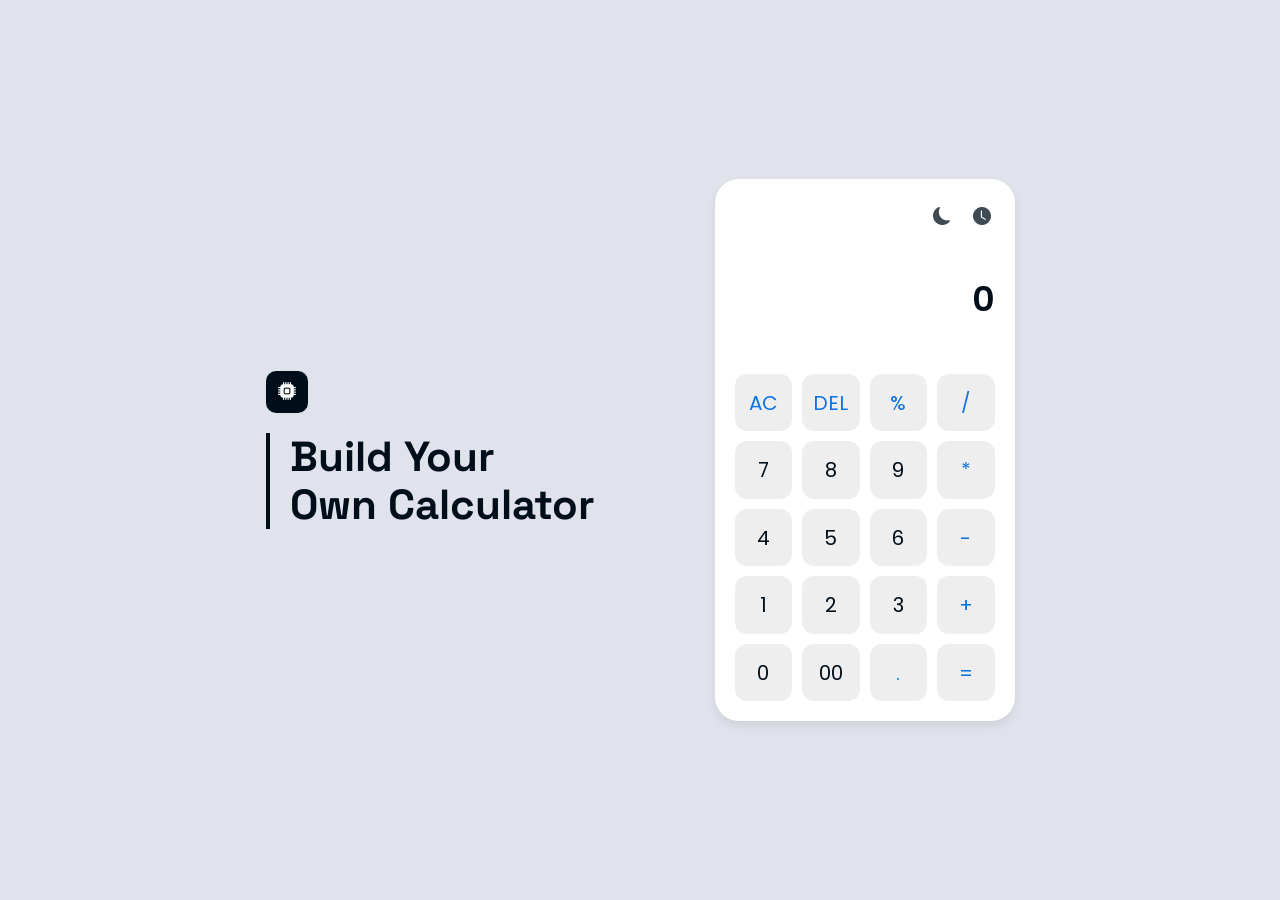
<file: index.html>
<!DOCTYPE html>
<html lang="en">

<head>
    <meta charset="UTF-8">
    <meta name="viewport" content="width=device-width, initial-scale=1.0">
    <title>Modern Calculator</title>
    <link rel="stylesheet" href="https://cdn.jsdelivr.net/npm/bootstrap-icons@1.11.3/font/bootstrap-icons.css">
    <link rel="preconnect" href="https://fonts.googleapis.com">
    <link rel="preconnect" href="https://fonts.gstatic.com" crossorigin>
    <link
        href="https://fonts.googleapis.com/css2?family=Poppins:wght@400;500;600;700&family=Space+Grotesk:wght@700&display=swap"
        rel="stylesheet">
    <link rel="stylesheet" href="style.css">
</head>

<body>
    <div class="page">
        <div class="intro">
            <div class="badge"><i class="bi bi-cpu-fill"></i></div>
            <h1>Build Your<br>Own Calculator</h1>
        </div>

        <div class="container">
            <div class="top-bar">
                <button id="btn" class="mode-toggle" aria-label="Toggle dark mode">
                    <i class="bi bi-moon-fill"></i>
                </button>

                <button id="historyBtn" class="mode-toggle" aria-label="Show history">
                    <i class="bi bi-clock-fill"></i>
                </button>
            </div>

            <div class="history-panel" id="historyPanel"></div>

            <div class="display">
                <div class="expression" id="expression"></div>
                <div class="result" id="result">0</div>
            </div>

            <div class="buttons">
                <button class="operator" data-value="AC">AC</button>
                <button class="operator" data-value="DEL">DEL</button>
                <button class="operator" data-value="%">%</button>
                <button class="operator" data-value="/">/</button>

                <button data-value="7">7</button>
                <button data-value="8">8</button>
                <button data-value="9">9</button>
                <button class="operator" data-value="*">*</button>

                <button data-value="4">4</button>
                <button data-value="5">5</button>
                <button data-value="6">6</button>
                <button class="operator" data-value="-">-</button>

                <button data-value="1">1</button>
                <button data-value="2">2</button>
                <button data-value="3">3</button>
                <button class="operator" data-value="+">+</button>

                <button data-value="0">0</button>
                <button data-value="00">00</button>
                <button class="operator" data-value=".">.</button>
                <button class="operator" data-value="=">=</button>
            </div>
        </div>

    </div>
    <script src="script.js"></script>
</body>

</html>
</file>
<file: style.css>
* {
    margin: 0;
    padding: 0;
    box-sizing: border-box;
    font-family: "Poppins", sans-serif;
}

:root {
    --bg: #e0e3eb;
    --card: #ffffff;
    --key: #eeeeee;
    --key-hover: #e2e2e2;
    --op-color: #2f92ff;
    --text: #000e1a;
}

body.dark-mode {
    --bg: #14151f;
    --card: #1d1e2b;
    --key: #2a2c3c;
    --key-hover: #343650;
    --op-color: #7d9dff;
    --text: #f1f1f5;
}

.page {
    display: flex;
    align-items: center;
    gap: 120px;
    flex-wrap: wrap;
    justify-content: center;
    max-width: 1100px;
    padding: 20px;
}

.intro {
    max-width: 380px;
}

.badge {
    width: 42px;
    height: 42px;
    background-color: var(--text);
    color: var(--card);
    border-radius: 10px;
    display: flex;
    align-items: center;
    justify-content: center;
    font-size: 18px;
    margin-bottom: 20px;
}

.intro h1 {
    font-family: "Space Grotesk", sans-serif;
    font-size: 42px;
    line-height: 1.15;
    color: var(--text);
    border-left: 4px solid var(--text);
    padding-left: 20px;
}

body {
    min-height: 100vh;
    display: flex;
    align-items: center;
    justify-content: center;
    background-color: var(--bg);
    transition: background-color 0.3s ease;
    padding: 20px;
}

.container {
    position: relative;
    background-color: var(--card);
    width: 300px;
    padding: 20px;
    border-radius: 24px;
    box-shadow: 0 5px 10px rgba(0, 0, 0, 0.08);
    display: flex;
    flex-direction: column;
    transition: background-color 0.3s ease;
}

.top-bar {
    display: flex;
    justify-content: flex-end;
    gap: 14px;
}

.mode-toggle {
    width: auto;
    height: auto;
    border: none;
    background: none;
    color: var(--text);
    font-size: 18px;
    cursor: pointer;
    padding: 4px;
    display: flex;
    align-items: center;
    justify-content: center;
    opacity: 0.75;
}

.mode-toggle:hover {
    opacity: 1;
}

.history-panel {
    display: none;
    position: absolute;
    top: 60px;
    left: 20px;
    right: 20px;
    background-color: var(--key);
    border-radius: 10px;
    padding: 8px;
    max-height: 140px;
    overflow-y: auto;
    font-size: 13px;
    color: var(--text);
    box-shadow: 0 4px 12px rgba(0, 0, 0, 0.15);
    z-index: 10;
}

.history-panel.show {
    display: block;
}

.history-item {
    padding: 4px 0;
    border-bottom: 1px solid var(--key-hover);
    cursor: pointer;
}

.display {
    margin-top: 20px;
    margin-bottom: 10px;
    text-align: right;
    min-height: 90px;
}

.expression {
    font-size: 16px;
    color: var(--text);
    opacity: 0.6;
    min-height: 20px;
    word-wrap: break-word;
}

.result {
    font-size: 34px;
    font-weight: 600;
    color: var(--text);
}

.buttons {
    display: grid;
    grid-gap: 10px;
    grid-template-columns: repeat(4, 1fr);
    margin-top: 20px;
}

.buttons button {
    aspect-ratio: 1 / 1;
    padding: 0;
    border-radius: 12px;
    border: none;
    font-size: 20px;
    cursor: pointer;
    background-color: var(--key);
    color: var(--text);
    transition: background-color 0.15s ease;
}

.buttons button:hover {
    background-color: var(--key-hover);
}

.buttons button:active {
    transform: scale(0.99);
}

.buttons button.pressed {
    background-color: var(--op-color) !important;
    color: #fff !important;
}

.buttons .operator {
    color: #0d74e2;
}
</file>
